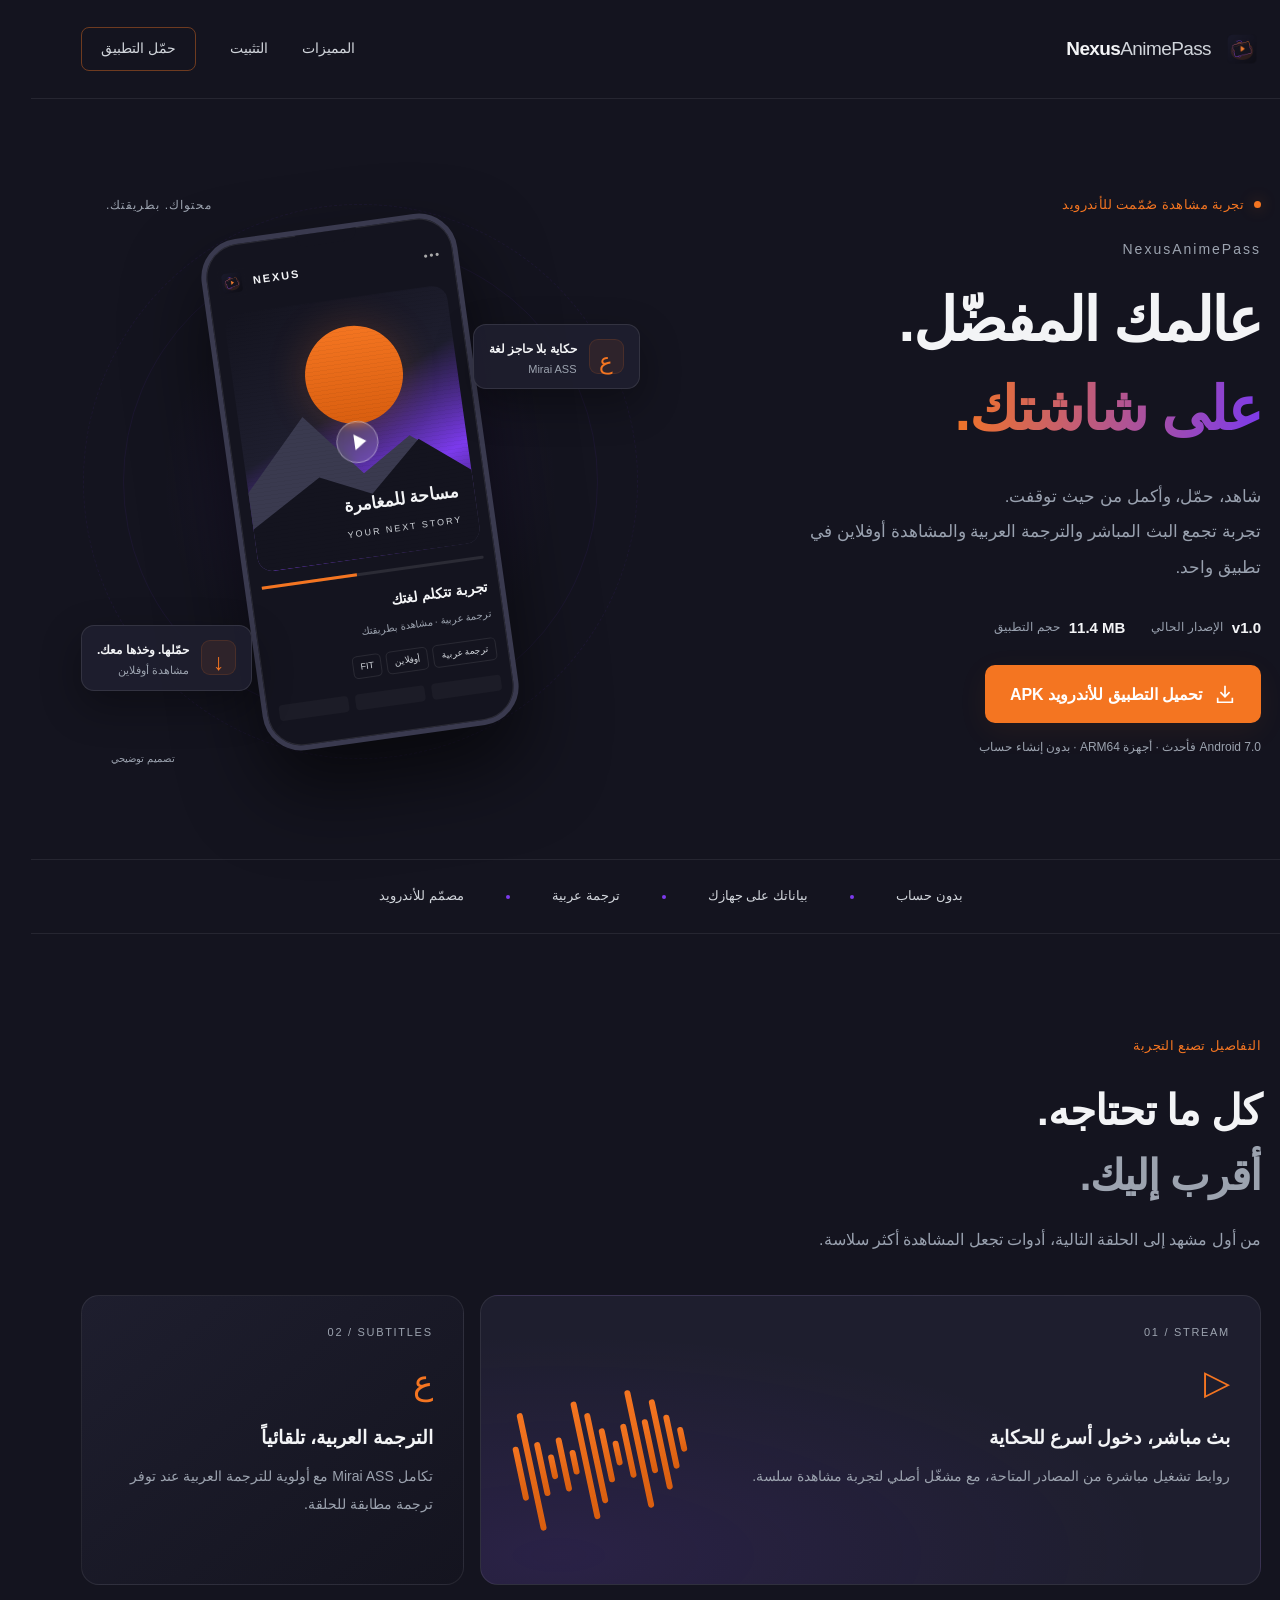
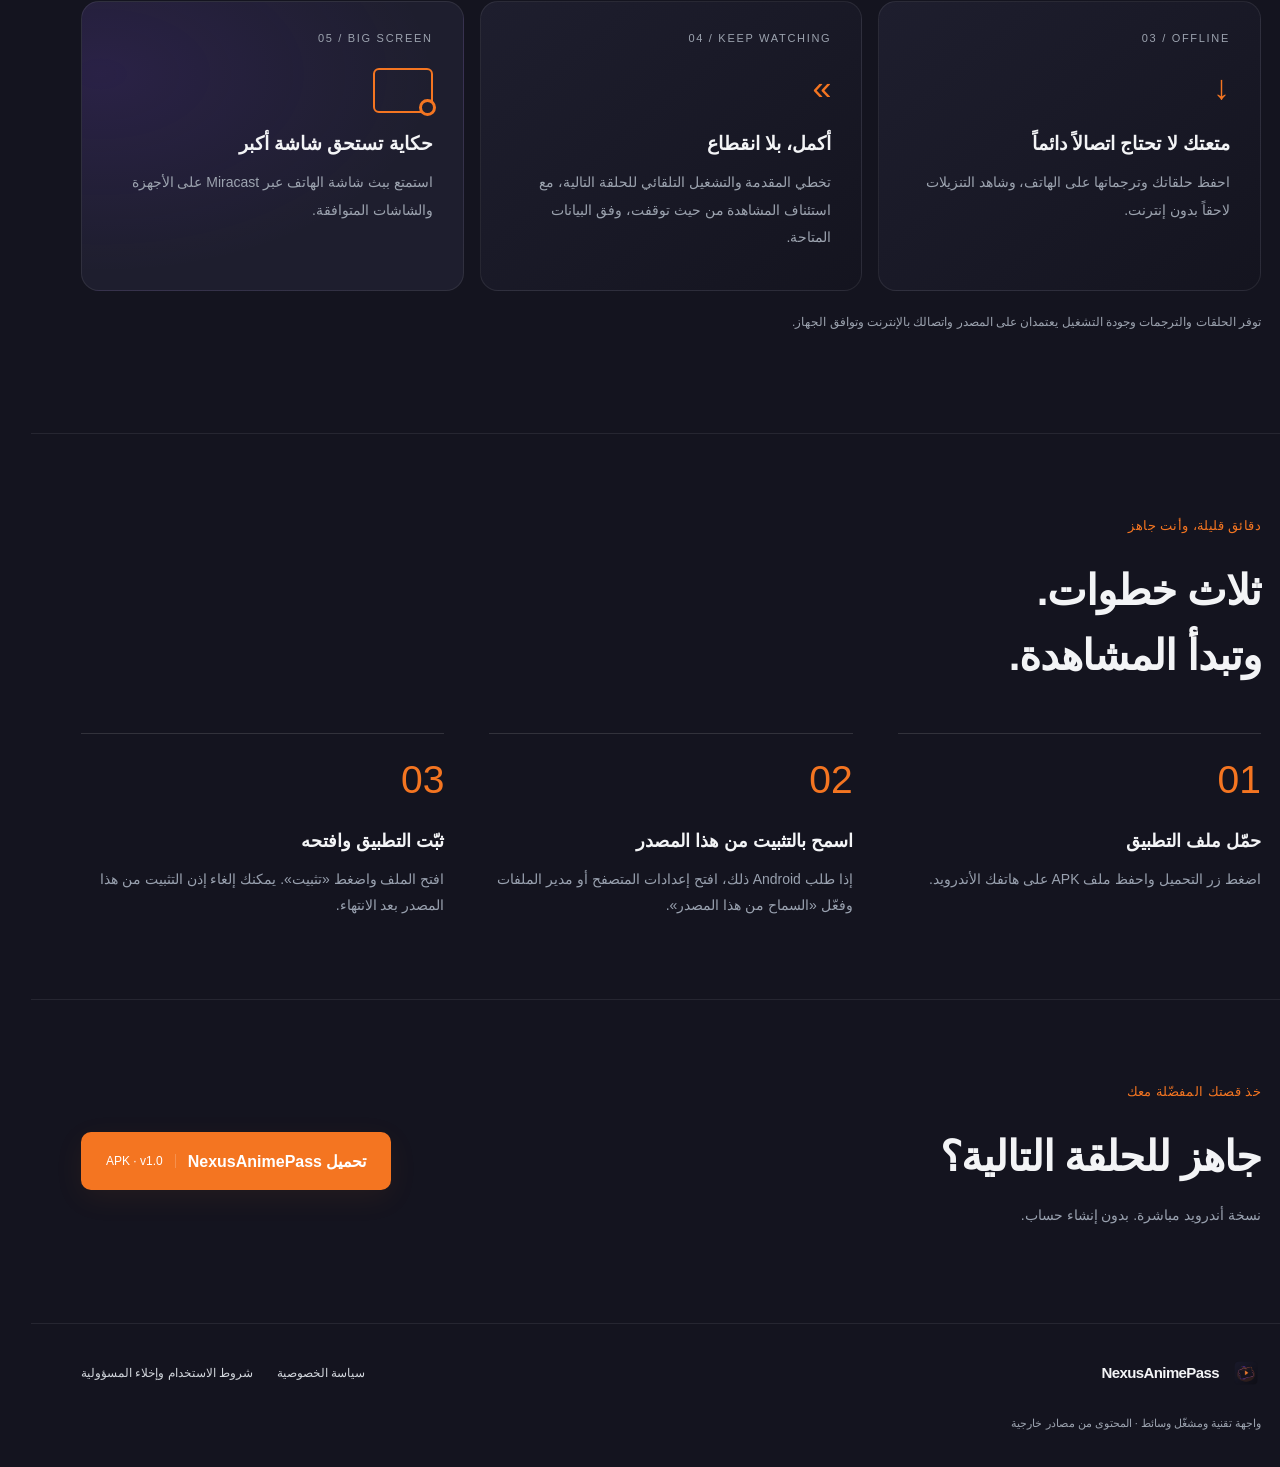
<file: index.html>
<!doctype html>
<html lang="ar" dir="rtl">
<head>
<meta charset="utf-8"><meta name="viewport" content="width=device-width,initial-scale=1">
<meta name="theme-color" content="#14141f"><meta name="description" content="NexusAnimePass — تجربة مشاهدة للأندرويد مع الترجمة العربية والمشاهدة أوفلاين. حمّل الإصدار v1.0.">
<title>NexusAnimePass — عالمك، على شاشتك</title>
<link rel="icon" href="./assets/nexus-icon.png" type="image/png"><link rel="stylesheet" href="./styles.css">
</head>
<body>
<a class="skip" href="#main">انتقل إلى المحتوى</a>
<header class="header"><div class="container nav"><a class="brand" href="./index.html" aria-label="NexusAnimePass الرئيسية"><img src="./assets/nexus-icon.png" width="38" height="38" alt=""><span dir="ltr">Nexus<span class="brand-light">AnimePass</span></span></a><nav aria-label="القائمة الرئيسية"><a href="#features">المميزات</a><a href="#install">التثبيت</a><a class="nav-download" href="./downloads/NexusAnimePass-v1.0-release.apk" download>حمّل التطبيق</a></nav></div></header>
<main id="main">
<section class="hero container" aria-labelledby="hero-title">
<div class="hero-copy"><div class="eyebrow"><span class="status-dot"></span> تجربة مشاهدة صُمّمت للأندرويد</div><p class="product-name" dir="ltr">NexusAnimePass</p><h1 id="hero-title">عالمك المفضّل.<br><span>على شاشتك.</span></h1><p class="hero-description">شاهد، حمّل، وأكمل من حيث توقفت.<br>تجربة تجمع البث المباشر والترجمة العربية والمشاهدة أوفلاين في تطبيق واحد.</p><div class="release-meta"><span><b dir="ltr">v1.0</b> الإصدار الحالي</span><span><b dir="ltr">11.4 MB</b> حجم التطبيق</span></div><a class="button primary" href="./downloads/NexusAnimePass-v1.0-release.apk" download><svg viewBox="0 0 24 24" width="22" height="22" fill="none" stroke="currentColor" stroke-width="1.8" aria-hidden="true"><path d="M12 3v12m-5-5 5 5 5-5M4 16v5h16v-5"/></svg>تحميل التطبيق للأندرويد APK</a><p class="download-note">Android 7.0 فأحدث · أجهزة ARM64 · بدون إنشاء حساب</p></div>
<div class="hero-art" aria-label="تصميم توضيحي لتجربة المشاهدة، وليس لقطة من التطبيق" role="img"><div class="orbit orbit-one"></div><div class="orbit orbit-two"></div><div class="art-caption">محتواك. بطريقتك.</div><div class="phone"><div class="phone-camera"></div><div class="phone-top"><img src="./assets/nexus-icon.png" width="26" height="26" alt=""><span dir="ltr">NEXUS</span><span class="phone-dots">•••</span></div><div class="phone-scene"><div class="scene-sun"></div><div class="scene-mountain mountain-back"></div><div class="scene-mountain mountain-front"></div><div class="scene-grid"></div><div class="scene-label">مساحة للمغامرة</div><div class="play-symbol"></div><span class="scene-tag" dir="ltr">YOUR NEXT STORY</span></div><div class="mock-progress"><span></span></div><div class="phone-text"><strong>تجربة تتكلم لغتك</strong><span>ترجمة عربية · مشاهدة بطريقتك</span></div><div class="mock-pills"><span>ترجمة عربية</span><span>أوفلاين</span><span dir="ltr">FIT</span></div><div class="mock-bottom"><span></span><span></span><span></span></div></div><div class="float-label float-ar"><span class="mini-icon">ع</span><div><strong>حكاية بلا حاجز لغة</strong><small>Mirai ASS</small></div></div><div class="float-label float-offline"><span class="mini-icon">↓</span><div><strong>حمّلها. وخذها معك.</strong><small>مشاهدة أوفلاين</small></div></div><span class="illustration-note">تصميم توضيحي</span></div>
</section>
<div class="benefit-strip"><div class="container"><span>بدون حساب</span><i></i><span>بياناتك على جهازك</span><i></i><span>ترجمة عربية</span><i></i><span>مصمّم للأندرويد</span></div></div>
<section class="section container" id="features" aria-labelledby="features-title"><div class="section-heading"><p class="eyebrow">التفاصيل تصنع التجربة</p><h2 id="features-title">كل ما تحتاجه.<br><span class="muted">أقرب إليك.</span></h2><p>من أول مشهد إلى الحلقة التالية، أدوات تجعل المشاهدة أكثر سلاسة.</p></div><div class="feature-grid">
<article class="feature feature-wide"><span class="feature-number" dir="ltr">01 / STREAM</span><div class="feature-icon">▷</div><h3>بث مباشر، دخول أسرع للحكاية</h3><p>روابط تشغيل مباشرة من المصادر المتاحة، مع مشغّل أصلي لتجربة مشاهدة سلسة.</p><div class="signal-bars" aria-hidden="true"><i></i><i></i><i></i><i></i><i></i><i></i><i></i><i></i><i></i><i></i><i></i><i></i><i></i><i></i><i></i><i></i></div></article>
<article class="feature"><span class="feature-number" dir="ltr">02 / SUBTITLES</span><div class="feature-icon arabic-icon">ع</div><h3>الترجمة العربية، تلقائياً</h3><p>تكامل Mirai ASS مع أولوية للترجمة العربية عند توفر ترجمة مطابقة للحلقة.</p></article>
<article class="feature"><span class="feature-number" dir="ltr">03 / OFFLINE</span><div class="feature-icon">↓</div><h3>متعتك لا تحتاج اتصالاً دائماً</h3><p>احفظ حلقاتك وترجماتها على الهاتف، وشاهد التنزيلات لاحقاً بدون إنترنت.</p></article>
<article class="feature"><span class="feature-number" dir="ltr">04 / KEEP WATCHING</span><div class="feature-icon">»</div><h3>أكمل، بلا انقطاع</h3><p>تخطي المقدمة والتشغيل التلقائي للحلقة التالية، مع استئناف المشاهدة من حيث توقفت، وفق البيانات المتاحة.</p></article>
<article class="feature feature-cast"><span class="feature-number" dir="ltr">05 / BIG SCREEN</span><div class="cast-drawing" aria-hidden="true"><span></span></div><h3>حكاية تستحق شاشة أكبر</h3><p>استمتع ببث شاشة الهاتف عبر Miracast على الأجهزة والشاشات المتوافقة.</p></article>
</div><p class="section-footnote">توفر الحلقات والترجمات وجودة التشغيل يعتمدان على المصدر واتصالك بالإنترنت وتوافق الجهاز.</p></section>
<section class="installation" id="install" aria-labelledby="install-title"><div class="container"><div class="section-heading"><p class="eyebrow">دقائق قليلة، وأنت جاهز</p><h2 id="install-title">ثلاث خطوات.<br>وتبدأ المشاهدة.</h2></div><ol class="steps"><li><span class="step-number">01</span><h3>حمّل ملف التطبيق</h3><p>اضغط زر التحميل واحفظ ملف APK على هاتفك الأندرويد.</p></li><li><span class="step-number">02</span><h3>اسمح بالتثبيت من هذا المصدر</h3><p>إذا طلب Android ذلك، افتح إعدادات المتصفح أو مدير الملفات وفعّل «السماح من هذا المصدر».</p></li><li><span class="step-number">03</span><h3>ثبّت التطبيق وافتحه</h3><p>افتح الملف واضغط «تثبيت». يمكنك إلغاء إذن التثبيت من هذا المصدر بعد الانتهاء.</p></li></ol></div></section>
<section class="container final-cta"><div><p class="eyebrow">خذ قصتك المفضّلة معك</p><h2>جاهز للحلقة التالية؟</h2><p>نسخة أندرويد مباشرة. بدون إنشاء حساب.</p></div><a class="button primary" href="./downloads/NexusAnimePass-v1.0-release.apk" download>تحميل NexusAnimePass <span class="apk-label">APK · v1.0</span></a></section>
</main>
<footer class="footer"><div class="container footer-inner"><a class="brand" href="./index.html"><img src="./assets/nexus-icon.png" width="30" height="30" alt=""><span dir="ltr">NexusAnimePass</span></a><nav aria-label="روابط قانونية"><a href="./privacy.html">سياسة الخصوصية</a><a href="./terms.html">شروط الاستخدام وإخلاء المسؤولية</a></nav><p>واجهة تقنية ومشغّل وسائط · المحتوى من مصادر خارجية</p></div></footer>
</body></html>
</file>
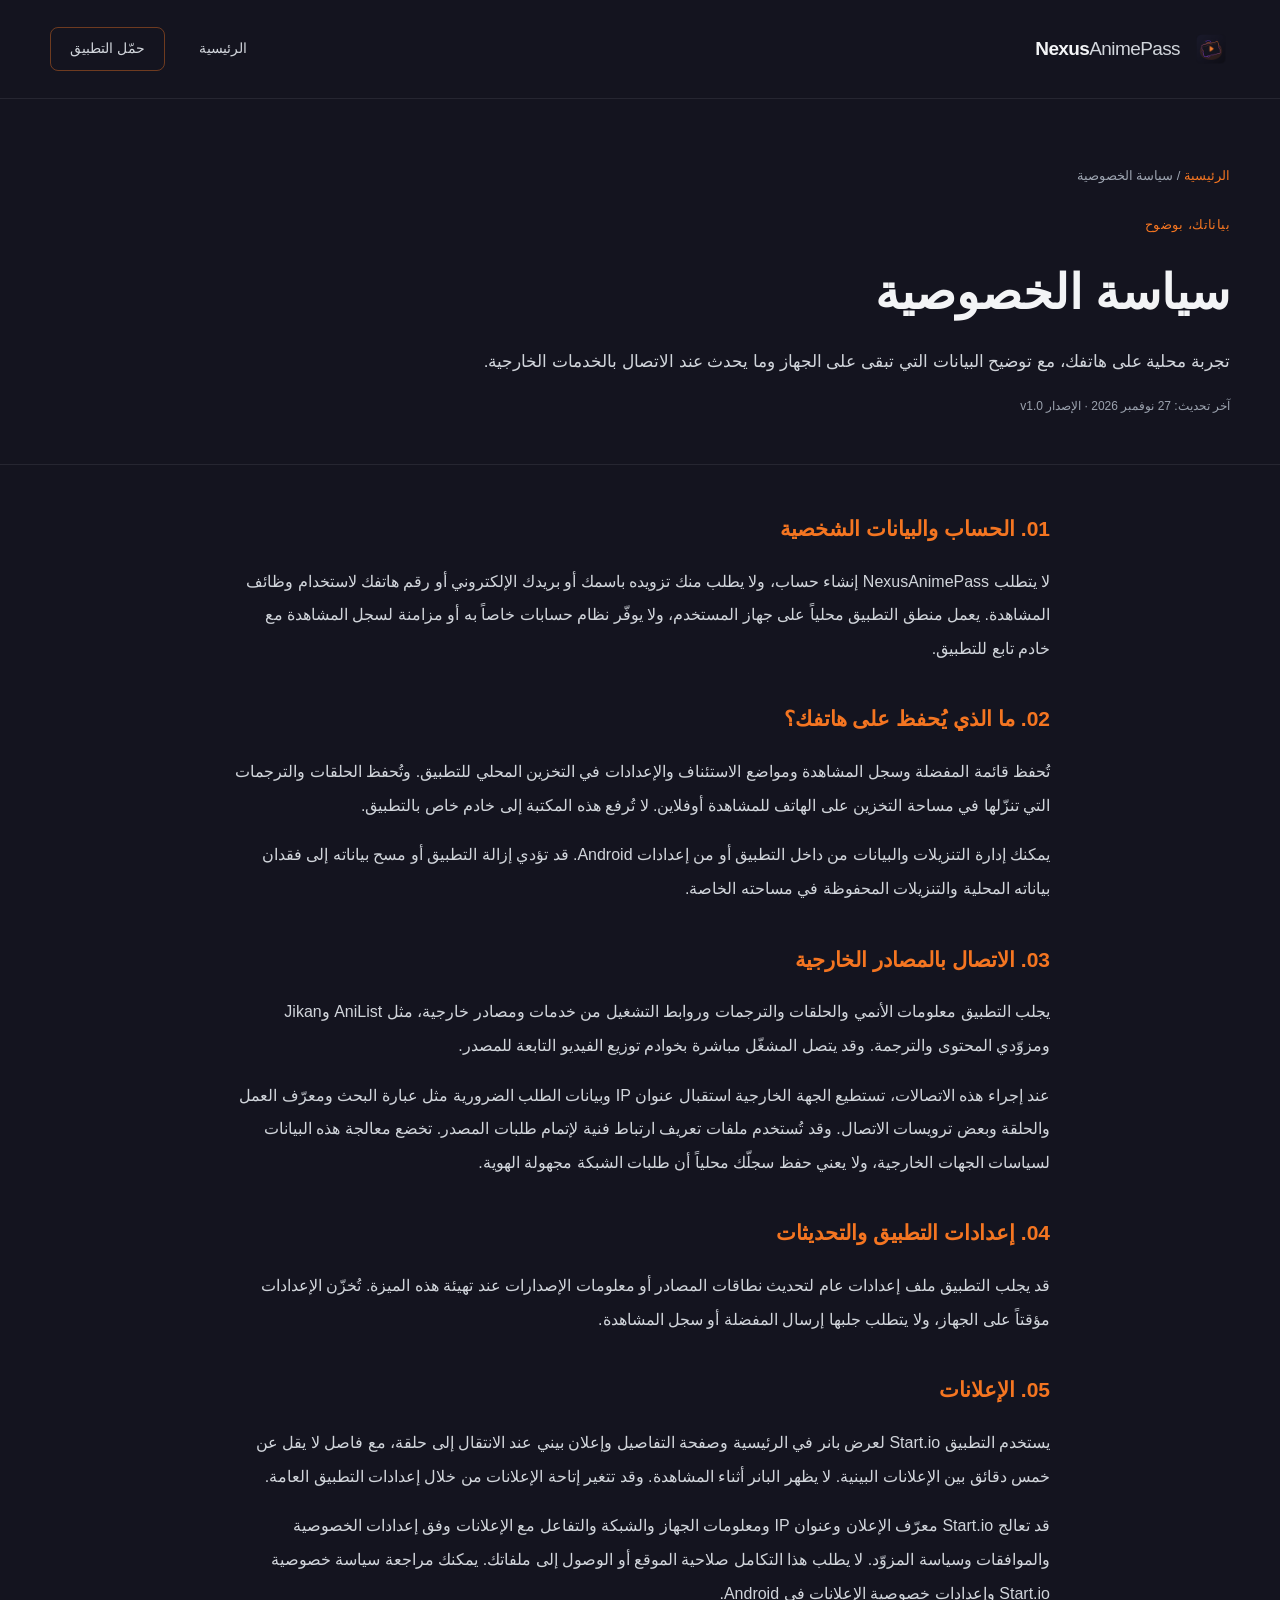
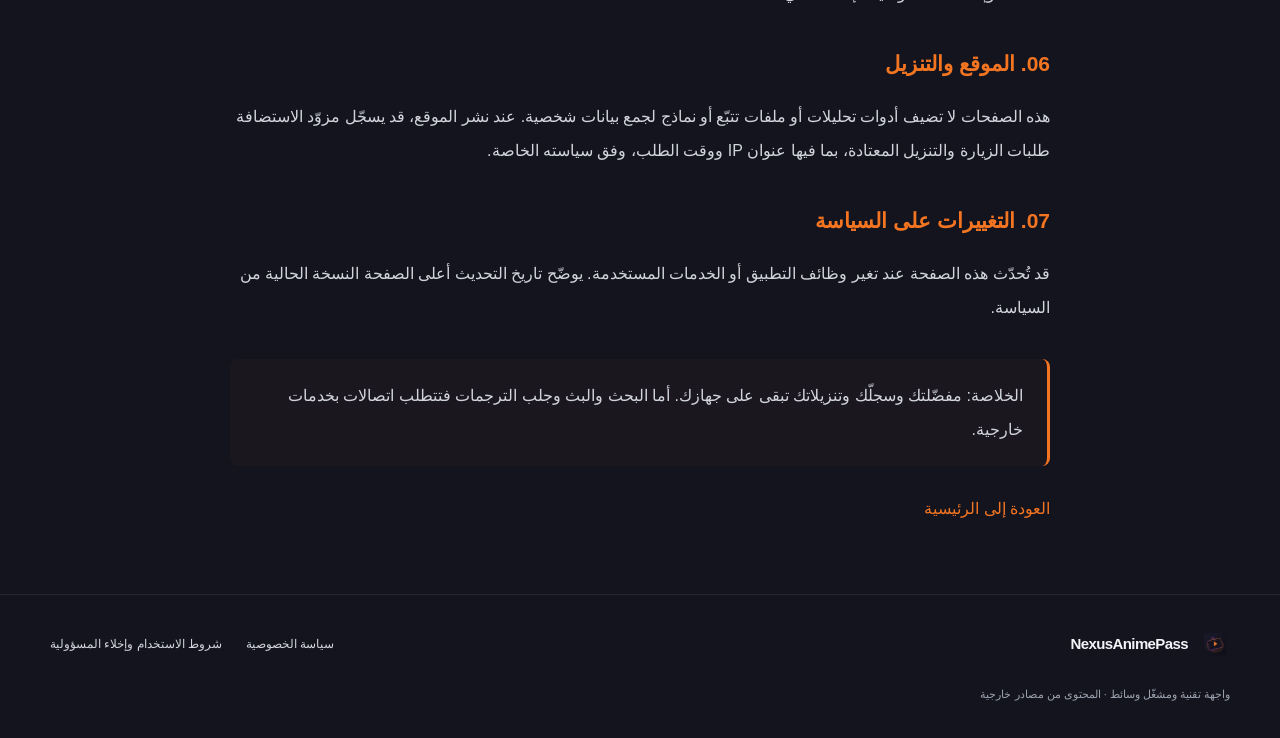
<file: privacy.html>
<!doctype html><html lang="ar" dir="rtl"><head><meta charset="utf-8"><meta name="viewport" content="width=device-width,initial-scale=1"><meta name="theme-color" content="#14141f"><title>سياسة الخصوصية — NexusAnimePass</title><link rel="icon" href="./assets/nexus-icon.png" type="image/png"><link rel="stylesheet" href="./styles.css"></head><body><a class="skip" href="#main">انتقل إلى المحتوى</a><header class="header"><div class="container nav"><a class="brand" href="./index.html"><img src="./assets/nexus-icon.png" width="38" height="38" alt=""><span dir="ltr">Nexus<span class="brand-light">AnimePass</span></span></a><nav aria-label="القائمة الرئيسية"><a href="./index.html">الرئيسية</a><a class="nav-download" href="./downloads/NexusAnimePass-v1.0-release.apk" download>حمّل التطبيق</a></nav></div></header><main id="main"><div class="legal-hero"><div class="container"><div class="breadcrumb"><a href="./index.html">الرئيسية</a> / سياسة الخصوصية</div><p class="eyebrow">بياناتك، بوضوح</p><h1>سياسة الخصوصية</h1><p class="intro">تجربة محلية على هاتفك، مع توضيح البيانات التي تبقى على الجهاز وما يحدث عند الاتصال بالخدمات الخارجية.</p><p class="legal-date">آخر تحديث: 27 نوفمبر 2026 · الإصدار v1.0</p></div></div><div class="container legal-body">
<section><h2>01. الحساب والبيانات الشخصية</h2><p>لا يتطلب NexusAnimePass إنشاء حساب، ولا يطلب منك تزويده باسمك أو بريدك الإلكتروني أو رقم هاتفك لاستخدام وظائف المشاهدة. يعمل منطق التطبيق محلياً على جهاز المستخدم، ولا يوفّر نظام حسابات خاصاً به أو مزامنة لسجل المشاهدة مع خادم تابع للتطبيق.</p></section>
<section><h2>02. ما الذي يُحفظ على هاتفك؟</h2><p>تُحفظ قائمة المفضلة وسجل المشاهدة ومواضع الاستئناف والإعدادات في التخزين المحلي للتطبيق. وتُحفظ الحلقات والترجمات التي تنزّلها في مساحة التخزين على الهاتف للمشاهدة أوفلاين. لا تُرفع هذه المكتبة إلى خادم خاص بالتطبيق.</p><p>يمكنك إدارة التنزيلات والبيانات من داخل التطبيق أو من إعدادات Android. قد تؤدي إزالة التطبيق أو مسح بياناته إلى فقدان بياناته المحلية والتنزيلات المحفوظة في مساحته الخاصة.</p></section>
<section><h2>03. الاتصال بالمصادر الخارجية</h2><p>يجلب التطبيق معلومات الأنمي والحلقات والترجمات وروابط التشغيل من خدمات ومصادر خارجية، مثل AniList وJikan ومزوّدي المحتوى والترجمة. وقد يتصل المشغّل مباشرة بخوادم توزيع الفيديو التابعة للمصدر.</p><p>عند إجراء هذه الاتصالات، تستطيع الجهة الخارجية استقبال عنوان IP وبيانات الطلب الضرورية مثل عبارة البحث ومعرّف العمل والحلقة وبعض ترويسات الاتصال. وقد تُستخدم ملفات تعريف ارتباط فنية لإتمام طلبات المصدر. تخضع معالجة هذه البيانات لسياسات الجهات الخارجية، ولا يعني حفظ سجلّك محلياً أن طلبات الشبكة مجهولة الهوية.</p></section>
<section><h2>04. إعدادات التطبيق والتحديثات</h2><p>قد يجلب التطبيق ملف إعدادات عام لتحديث نطاقات المصادر أو معلومات الإصدارات عند تهيئة هذه الميزة. تُخزّن الإعدادات مؤقتاً على الجهاز، ولا يتطلب جلبها إرسال المفضلة أو سجل المشاهدة.</p></section>
<section><h2>05. الإعلانات</h2><p>يستخدم التطبيق Start.io لعرض بانر في الرئيسية وصفحة التفاصيل وإعلان بيني عند الانتقال إلى حلقة، مع فاصل لا يقل عن خمس دقائق بين الإعلانات البينية. لا يظهر البانر أثناء المشاهدة. وقد تتغير إتاحة الإعلانات من خلال إعدادات التطبيق العامة.</p><p>قد تعالج Start.io معرّف الإعلان وعنوان IP ومعلومات الجهاز والشبكة والتفاعل مع الإعلانات وفق إعدادات الخصوصية والموافقات وسياسة المزوّد. لا يطلب هذا التكامل صلاحية الموقع أو الوصول إلى ملفاتك. يمكنك مراجعة <a href="https://www.start.io/policy/privacy-policy/" target="_blank" rel="noopener noreferrer">سياسة خصوصية Start.io</a> وإعدادات خصوصية الإعلانات في Android.</p></section>
<section><h2>06. الموقع والتنزيل</h2><p>هذه الصفحات لا تضيف أدوات تحليلات أو ملفات تتبّع أو نماذج لجمع بيانات شخصية. عند نشر الموقع، قد يسجّل مزوّد الاستضافة طلبات الزيارة والتنزيل المعتادة، بما فيها عنوان IP ووقت الطلب، وفق سياسته الخاصة.</p></section>
<section><h2>07. التغييرات على السياسة</h2><p>قد تُحدّث هذه الصفحة عند تغير وظائف التطبيق أو الخدمات المستخدمة. يوضّح تاريخ التحديث أعلى الصفحة النسخة الحالية من السياسة.</p></section>
<p class="legal-note">الخلاصة: مفضّلتك وسجلّك وتنزيلاتك تبقى على جهازك. أما البحث والبث وجلب الترجمات فتتطلب اتصالات بخدمات خارجية.</p><a class="legal-back" href="./index.html">العودة إلى الرئيسية</a></div></main><footer class="footer"><div class="container footer-inner"><a class="brand" href="./index.html"><img src="./assets/nexus-icon.png" width="30" height="30" alt=""><span dir="ltr">NexusAnimePass</span></a><nav aria-label="روابط قانونية"><a href="./privacy.html">سياسة الخصوصية</a><a href="./terms.html">شروط الاستخدام وإخلاء المسؤولية</a></nav><p>واجهة تقنية ومشغّل وسائط · المحتوى من مصادر خارجية</p></div></footer></body></html>
</file>
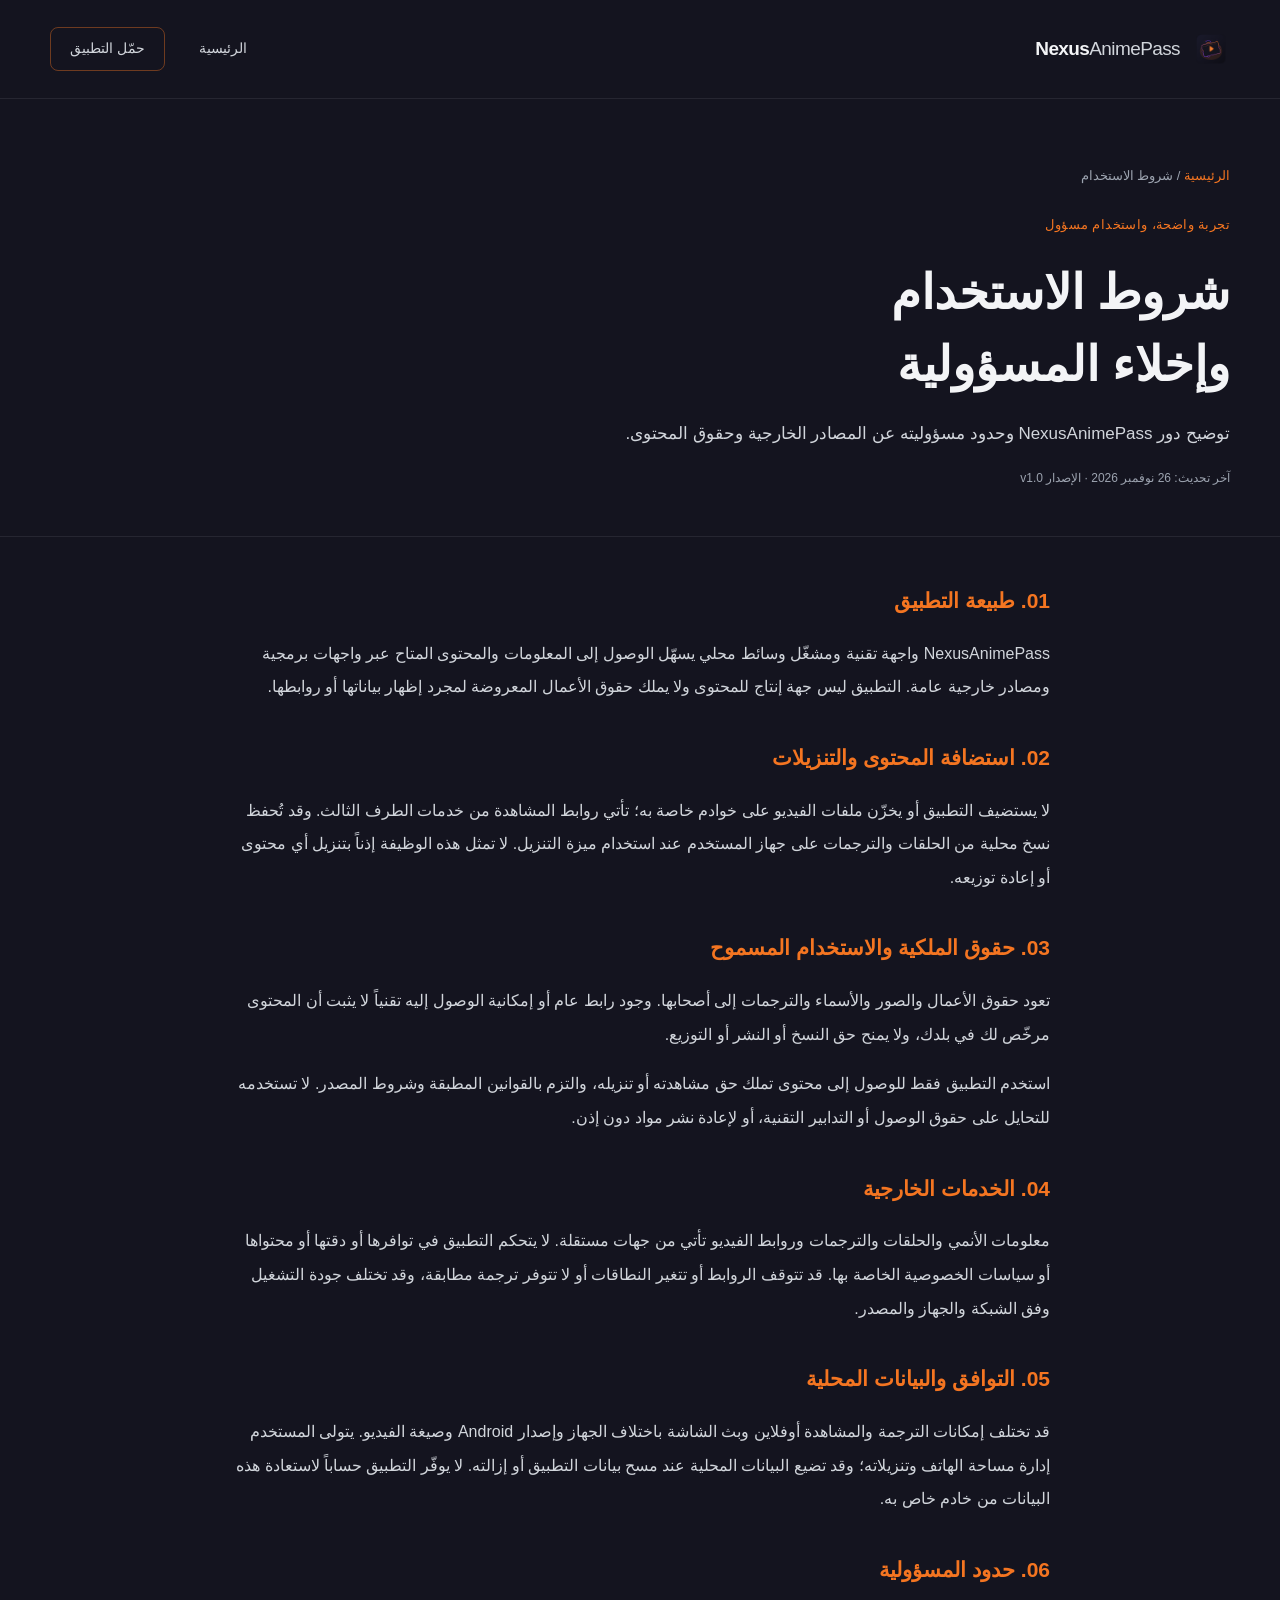
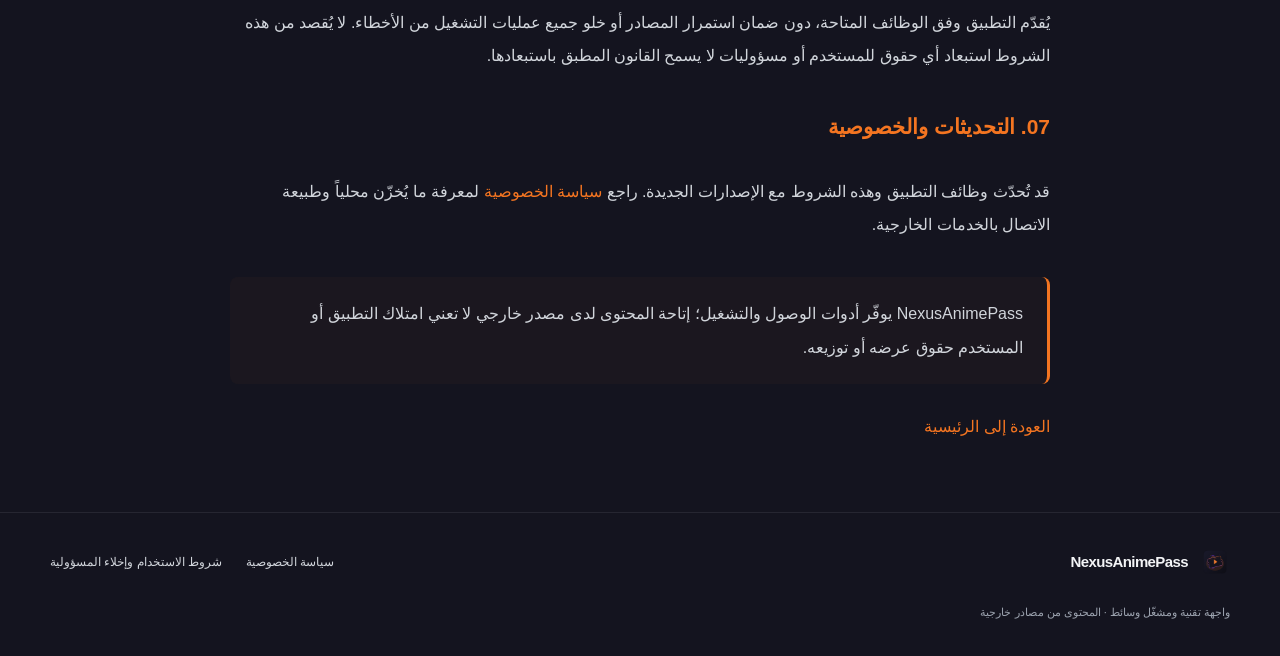
<file: terms.html>
<!doctype html><html lang="ar" dir="rtl"><head><meta charset="utf-8"><meta name="viewport" content="width=device-width,initial-scale=1"><meta name="theme-color" content="#14141f"><title>شروط الاستخدام وإخلاء المسؤولية — NexusAnimePass</title><link rel="icon" href="./assets/nexus-icon.png" type="image/png"><link rel="stylesheet" href="./styles.css"></head><body><a class="skip" href="#main">انتقل إلى المحتوى</a><header class="header"><div class="container nav"><a class="brand" href="./index.html"><img src="./assets/nexus-icon.png" width="38" height="38" alt=""><span dir="ltr">Nexus<span class="brand-light">AnimePass</span></span></a><nav aria-label="القائمة الرئيسية"><a href="./index.html">الرئيسية</a><a class="nav-download" href="./downloads/NexusAnimePass-v1.0-release.apk" download>حمّل التطبيق</a></nav></div></header><main id="main"><div class="legal-hero"><div class="container"><div class="breadcrumb"><a href="./index.html">الرئيسية</a> / شروط الاستخدام</div><p class="eyebrow">تجربة واضحة، واستخدام مسؤول</p><h1>شروط الاستخدام<br>وإخلاء المسؤولية</h1><p class="intro">توضيح دور NexusAnimePass وحدود مسؤوليته عن المصادر الخارجية وحقوق المحتوى.</p><p class="legal-date">آخر تحديث: 26 نوفمبر 2026 · الإصدار v1.0</p></div></div><div class="container legal-body">
<section><h2>01. طبيعة التطبيق</h2><p>NexusAnimePass واجهة تقنية ومشغّل وسائط محلي يسهّل الوصول إلى المعلومات والمحتوى المتاح عبر واجهات برمجية ومصادر خارجية عامة. التطبيق ليس جهة إنتاج للمحتوى ولا يملك حقوق الأعمال المعروضة لمجرد إظهار بياناتها أو روابطها.</p></section>
<section><h2>02. استضافة المحتوى والتنزيلات</h2><p>لا يستضيف التطبيق أو يخزّن ملفات الفيديو على خوادم خاصة به؛ تأتي روابط المشاهدة من خدمات الطرف الثالث. وقد تُحفظ نسخ محلية من الحلقات والترجمات على جهاز المستخدم عند استخدام ميزة التنزيل. لا تمثل هذه الوظيفة إذناً بتنزيل أي محتوى أو إعادة توزيعه.</p></section>
<section><h2>03. حقوق الملكية والاستخدام المسموح</h2><p>تعود حقوق الأعمال والصور والأسماء والترجمات إلى أصحابها. وجود رابط عام أو إمكانية الوصول إليه تقنياً لا يثبت أن المحتوى مرخّص لك في بلدك، ولا يمنح حق النسخ أو النشر أو التوزيع.</p><p>استخدم التطبيق فقط للوصول إلى محتوى تملك حق مشاهدته أو تنزيله، والتزم بالقوانين المطبقة وشروط المصدر. لا تستخدمه للتحايل على حقوق الوصول أو التدابير التقنية، أو لإعادة نشر مواد دون إذن.</p></section>
<section><h2>04. الخدمات الخارجية</h2><p>معلومات الأنمي والحلقات والترجمات وروابط الفيديو تأتي من جهات مستقلة. لا يتحكم التطبيق في توافرها أو دقتها أو محتواها أو سياسات الخصوصية الخاصة بها. قد تتوقف الروابط أو تتغير النطاقات أو لا تتوفر ترجمة مطابقة، وقد تختلف جودة التشغيل وفق الشبكة والجهاز والمصدر.</p></section>
<section><h2>05. التوافق والبيانات المحلية</h2><p>قد تختلف إمكانات الترجمة والمشاهدة أوفلاين وبث الشاشة باختلاف الجهاز وإصدار Android وصيغة الفيديو. يتولى المستخدم إدارة مساحة الهاتف وتنزيلاته؛ وقد تضيع البيانات المحلية عند مسح بيانات التطبيق أو إزالته. لا يوفّر التطبيق حساباً لاستعادة هذه البيانات من خادم خاص به.</p></section>
<section><h2>06. حدود المسؤولية</h2><p>يُقدّم التطبيق وفق الوظائف المتاحة، دون ضمان استمرار المصادر أو خلو جميع عمليات التشغيل من الأخطاء. لا يُقصد من هذه الشروط استبعاد أي حقوق للمستخدم أو مسؤوليات لا يسمح القانون المطبق باستبعادها.</p></section>
<section><h2>07. التحديثات والخصوصية</h2><p>قد تُحدّث وظائف التطبيق وهذه الشروط مع الإصدارات الجديدة. راجع <a class="legal-back" href="./privacy.html">سياسة الخصوصية</a> لمعرفة ما يُخزّن محلياً وطبيعة الاتصال بالخدمات الخارجية.</p></section>
<p class="legal-note">NexusAnimePass يوفّر أدوات الوصول والتشغيل؛ إتاحة المحتوى لدى مصدر خارجي لا تعني امتلاك التطبيق أو المستخدم حقوق عرضه أو توزيعه.</p><a class="legal-back" href="./index.html">العودة إلى الرئيسية</a></div></main><footer class="footer"><div class="container footer-inner"><a class="brand" href="./index.html"><img src="./assets/nexus-icon.png" width="30" height="30" alt=""><span dir="ltr">NexusAnimePass</span></a><nav aria-label="روابط قانونية"><a href="./privacy.html">سياسة الخصوصية</a><a href="./terms.html">شروط الاستخدام وإخلاء المسؤولية</a></nav><p>واجهة تقنية ومشغّل وسائط · المحتوى من مصادر خارجية</p></div></footer></body></html>
</file>
<file: styles.css>
:root{color-scheme:dark;--bg:#14141f;--panel:#1e1e2e;--ink:#f3f4f6;--ink:oklch(96.7% 0.003 264.542);--muted:#9ca3af;--muted:oklch(70.7% 0.022 261.325);--primary:#f47521;--primary-dark:#d95e0f;--accent:#7c3aed;--line:#ffffff14}*{box-sizing:border-box}html{scroll-behavior:smooth;scroll-padding-top:30px}body{margin:0;background:var(--bg);color:var(--ink);font-family:"Cairo",Tahoma,"Segoe UI",Arial,sans-serif;font-size:16px;line-height:1.85}a{color:inherit;text-decoration:none}a:focus-visible{outline:3px solid var(--primary);outline-offset:6px}img{max-width:100%;display:block}.container{width:min(1180px,calc(100% - 64px));margin-inline:auto}.skip{position:absolute;top:-80px;right:20px;background:var(--primary);color:#14141f;padding:10px 20px;z-index:20}.skip:focus{top:12px}.header{border-bottom:1px solid var(--line)}.nav{min-height:98px;display:flex;align-items:center;justify-content:space-between;gap:30px}.brand{display:inline-flex;align-items:center;gap:12px;font-family:"Segoe UI",Arial,sans-serif;font-weight:750;font-size:19px;letter-spacing:-.6px}.brand-light{font-weight:400;color:#d1d5db}.nav nav{display:flex;align-items:center;gap:34px;font-size:14px;color:#d1d5db}.nav nav a:hover,.footer a:hover{color:var(--primary)}.nav-download{border:1px solid #f4752166;padding:8px 19px;border-radius:8px}.hero{display:grid;grid-template-columns:1.05fr 1fr;align-items:center;gap:35px;min-height:760px;padding-block:70px 65px}.eyebrow{font-size:13px;color:var(--primary);letter-spacing:.4px;margin:0 0 20px;display:flex;align-items:center;gap:10px}.status-dot{width:7px;height:7px;border-radius:50%;background:var(--primary);box-shadow:0 0 15px #f4752166}.product-name{font-family:"Segoe UI",sans-serif;letter-spacing:2px;text-align:right;font-size:14px;color:#9ca3af;margin:0 0 14px}.hero h1{font-size:clamp(42px,4.7vw,66px);line-height:1.48;letter-spacing:-2px;margin:0 0 24px;font-weight:800}.hero h1 span{background:linear-gradient(100deg,#f47521,#7c3aed);background-clip:text;-webkit-background-clip:text;color:transparent}.hero-description{color:var(--muted);font-size:17px;line-height:2.1;max-width:480px;margin:0 0 28px}.release-meta{display:flex;gap:26px;color:var(--muted);font-size:12px;margin-bottom:24px}.release-meta span{display:flex;gap:9px;align-items:center}.release-meta b{color:var(--ink);font-size:15px;font-family:"Segoe UI",sans-serif}.button{display:inline-flex;justify-content:center;align-items:center;gap:12px;min-height:58px;padding:14px 25px;border-radius:10px;font-weight:700;font-size:16px;transition:transform .2s,background .2s}.primary{background:var(--primary);color:#ffffff;box-shadow:0 8px 30px #f4752112}.primary:hover{transform:translateY(-3px);background:var(--primary-dark)}.download-note{font-size:12px;color:#9ca3af;margin-top:13px}.hero-art{height:585px;position:relative;display:grid;place-items:center;isolation:isolate}.hero-art:before{content:"";position:absolute;width:410px;height:410px;background:radial-gradient(ellipse,#7c3aed23,transparent 68%);z-index:-1}.orbit{border:1px solid #7c3aed13;position:absolute;border-radius:50%;z-index:-1}.orbit-one{width:475px;height:475px}.orbit-two{width:555px;height:555px;border-style:dashed;transform:rotate(-22deg)}.art-caption{position:absolute;top:5px;left:25px;font-size:12px;letter-spacing:1px;color:#9ca3af}.phone{width:258px;height:516px;border:5px solid #3a3a4f;border-radius:39px;background:#14141f;box-shadow:0 40px 80px #0009,inset 0 0 0 1px #ffffff19;transform:rotate(-8deg);padding:25px 12px 15px;position:relative;overflow:hidden;direction:ltr}.phone-camera{width:61px;height:12px;background:#14141f;border-radius:0 0 10px 10px;position:absolute;left:94px;top:0}.phone-top{display:flex;align-items:center;gap:8px;font:700 11px "Segoe UI",sans-serif;letter-spacing:2px;padding-bottom:18px}.phone-dots{margin-left:auto;color:#aaa;letter-spacing:2px}.phone-scene{height:260px;border-radius:15px;background:linear-gradient(155deg,#14141f,#1e1e2e 43%,#7c3aed 72%,#14141f);overflow:hidden;position:relative}.scene-sun{position:absolute;width:98px;height:98px;border-radius:50%;left:72px;top:28px;background:linear-gradient(#f47521,#d95e0f);box-shadow:0 0 40px #f4752133}.scene-mountain{position:absolute;clip-path:polygon(0 100%,0 64%,30% 10%,49% 49%,67% 30%,100% 74%,100% 100%);bottom:0;width:280px;height:165px;left:-20px;background:#3a3a4f}.mountain-front{height:123px;background:#14141f;transform:scaleX(-1)}.scene-grid{position:absolute;inset:0;background:repeating-linear-gradient(0deg,transparent 0 3px,#0000000a 3px 4px)}.scene-label{position:absolute;bottom:38px;right:16px;font-size:17px;font-weight:bold}.scene-tag{position:absolute;bottom:20px;right:16px;font:9px "Segoe UI",sans-serif;letter-spacing:2px;color:#d1d5db}.play-symbol{position:absolute;left:94px;top:123px;width:42px;height:42px;border-radius:50%;background:#fff2;backdrop-filter:blur(5px);border:1px solid #ffffff66}.play-symbol:after{content:"";position:absolute;left:17px;top:12px;border-left:12px solid white;border-top:8px solid transparent;border-bottom:8px solid transparent}.mock-progress{height:3px;background:#ffffff19;margin-top:14px;border-radius:5px}.mock-progress span{display:block;height:100%;width:43%;background:var(--primary)}.phone-text{direction:rtl;display:flex;flex-direction:column;margin-top:16px}.phone-text strong{font-size:14px}.phone-text span{font-size:10px;color:#9ca3af;margin-top:5px}.mock-pills{display:flex;direction:rtl;gap:5px;margin-top:14px}.mock-pills span{border:1px solid #ffffff17;border-radius:5px;font-size:9px;padding:2px 7px;color:#d1d5db}.mock-bottom{display:flex;gap:7px;margin-top:15px}.mock-bottom span{height:16px;flex:1;border-radius:4px;background:#ffffff09}.float-label{position:absolute;border:1px solid #ffffff19;background:#1e1e2eef;box-shadow:0 15px 40px #0005;padding:13px 15px;border-radius:13px;display:flex;align-items:center;gap:12px}.float-label strong{font-size:12px;display:block;white-space:nowrap}.float-label small{font:11px "Segoe UI",Tahoma,sans-serif;color:#9ca3af;display:block;margin-top:3px}.mini-icon{color:var(--primary);background:#f4752114;border:1px solid #f4752122;border-radius:9px;width:35px;height:35px;display:grid;place-items:center;font-size:23px}.float-ar{top:135px;right:0}.float-offline{bottom:83px;left:0}.illustration-note{position:absolute;bottom:6px;left:30px;font-size:10px;color:#9ca3af}.benefit-strip{border-block:1px solid var(--line);background:#14141f}.benefit-strip .container{display:flex;align-items:center;justify-content:center;gap:42px;min-height:73px;font-size:13px;color:#d1d5db}.benefit-strip i{height:4px;width:4px;background:#7c3aed;border-radius:50%}.section{padding-block:100px}.section-heading{margin-bottom:40px}.section-heading h2,.final-cta h2{font-size:clamp(29px,3.3vw,42px);line-height:1.55;letter-spacing:-1px;margin:0 0 17px}.section-heading>p:last-child{color:var(--muted);max-width:480px}.muted{color:#9ca3af}.feature-grid{display:grid;grid-template-columns:repeat(3,1fr);gap:16px}.feature{border:1px solid var(--line);border-radius:18px;background:linear-gradient(140deg,#1e1e2e,#14141f);padding:30px;min-height:290px;overflow:hidden;position:relative}.feature-wide{grid-column:span 2;padding-inline-end:34%;background:radial-gradient(ellipse at 10% 90%,#7c3aed20,transparent 60%),#1e1e2e}.feature-number{display:block;text-align:right;font:11px "Segoe UI",sans-serif;letter-spacing:1.7px;color:#9ca3af;margin-bottom:24px}.feature-icon{font:34px "Segoe UI",sans-serif;color:var(--primary);height:45px}.arabic-icon{font-family:Tahoma,sans-serif}.feature h3{font-size:19px;line-height:1.6;margin:16px 0 10px}.feature p{font-size:14px;color:#9ca3af;line-height:1.95;margin:0}.signal-bars{position:absolute;left:35px;bottom:65px;display:flex;align-items:center;gap:5px;height:125px;transform:rotate(-12deg)}.signal-bars i{display:block;width:6px;border-radius:10px;height:25px;background:linear-gradient(#f47521,#d95e0f)}.signal-bars i:nth-child(3n){height:92px}.signal-bars i:nth-child(2n){height:55px}.signal-bars i:nth-child(5n){height:120px}.feature-cast{background:radial-gradient(ellipse at 5% 25%,#7c3aed20,transparent 65%),#1e1e2e}.cast-drawing{height:45px;width:60px;border:2px solid #f47521;border-radius:6px;position:relative;margin-top:5px}.cast-drawing span{position:absolute;width:17px;height:17px;border:3px solid #f47521;border-radius:50%;bottom:-5px;right:-5px;background:#1e1e2e}.section-footnote{font-size:12px;color:#9ca3af;margin:20px 0 0}.installation{background:#14141f;border-block:1px solid var(--line);padding-block:80px}.steps{list-style:none;display:grid;grid-template-columns:repeat(3,1fr);gap:45px;padding:0;margin:45px 0 0;counter-reset:none}.steps li{border-top:1px solid #ffffff20;padding-top:24px}.step-number{font:300 39px "Segoe UI",sans-serif;color:#f47521}.steps h3{font-size:18px;margin:22px 0 9px}.steps p{font-size:14px;color:var(--muted);margin:0}.final-cta{padding-block:80px;display:flex;align-items:center;justify-content:space-between;gap:35px}.final-cta h2{margin-bottom:9px}.final-cta p:last-child{color:var(--muted);font-size:14px}.apk-label{border-right:1px solid #ffffff33;padding-right:12px;font:12px "Segoe UI",sans-serif;direction:ltr}.footer{border-top:1px solid var(--line);padding:34px 0}.footer-inner{display:flex;align-items:center;gap:25px;flex-wrap:wrap;justify-content:space-between}.footer .brand{font-size:15px}.footer nav{display:flex;gap:24px;font-size:12px;color:#d1d5db}.footer p{width:100%;font-size:11px;color:#9ca3af;margin:0}.legal-hero{padding:65px 0 35px;border-bottom:1px solid var(--line)}.breadcrumb{font-size:13px;color:#9ca3af;margin-bottom:25px}.breadcrumb a{color:var(--primary)}.legal-hero h1{font-size:clamp(30px,4vw,48px);line-height:1.5;margin:0 0 15px}.legal-hero .intro{max-width:760px;color:#d1d5db;font-size:17px}.legal-date{font-size:12px;color:#9ca3af}.legal-body{max-width:820px;padding-block:45px 70px}.legal-body section{margin-bottom:35px}.legal-body h2{font-size:21px;color:#f47521;margin:0 0 12px}.legal-body p,.legal-body li{color:#d1d5db;line-height:2.1}.legal-body ul{padding-inline-start:24px}.legal-note{border-right:3px solid var(--primary);background:#f4752108;border-radius:8px;padding:20px 24px;color:#d1d5db!important}.legal-back{color:var(--primary);display:inline-block;margin-top:12px}@media(min-width:1500px){.hero{min-height:800px}}@media(max-width:1050px){.container{width:calc(100% - 48px)}.hero{gap:15px}.hero-art{transform:scale(.88);transform-origin:center;width:100%}.float-ar{right:-25px}.float-offline{left:-20px}.feature{padding:24px}.feature-wide{padding-inline-end:29%}.signal-bars{left:20px;gap:3px}.signal-bars i{width:5px}}@media(max-width:780px){.nav{min-height:82px;gap:18px}.nav nav{gap:17px}.brand{font-size:16px;gap:9px}.brand img{width:32px;height:32px}.hero{grid-template-columns:1fr;padding-top:50px;padding-bottom:25px;gap:15px;min-height:0}.hero-copy{max-width:560px}.hero h1{font-size:52px}.hero-art{height:540px;max-width:470px;margin:auto;transform:scale(.95)}.float-ar{right:0}.float-offline{left:0}.benefit-strip .container{gap:20px;font-size:12px;flex-wrap:wrap;padding-block:15px}.feature-grid{grid-template-columns:repeat(2,1fr)}.feature-wide{padding-inline-end:35%}.feature-cast{grid-column:span 2}.steps{gap:25px}.section{padding-block:65px}.final-cta{align-items:flex-start;flex-direction:column;padding-block:60px}.installation{padding-block:60px}.footer-inner{gap:20px}}@media(max-width:480px){.container{width:calc(100% - 36px)}.nav{flex-wrap:wrap;justify-content:center;gap:14px;padding-block:18px}.nav nav{width:100%;justify-content:center;gap:24px}.nav-download{padding:4px 12px}.hero h1{font-size:43px;letter-spacing:-1px}.hero-description{font-size:16px}.hero .button{width:100%;font-size:14px;padding-inline:12px}.hero .download-note{font-size:11px}.release-meta{gap:19px}.hero-art{height:460px;transform:none;max-width:100%;overflow:clip}.phone{transform:rotate(-6deg) scale(.82)}.orbit-one{width:310px;height:310px}.orbit-two{width:365px;height:365px}.float-label{padding:9px;gap:7px;z-index:1}.float-label strong{font-size:10px}.float-label small{font-size:9px}.float-ar{top:100px;right:0}.float-offline{bottom:50px;left:0}.mini-icon{width:28px;height:28px;font-size:19px}.art-caption{top:0;left:10px}.illustration-note{bottom:0;left:12px}.benefit-strip .container{gap:12px}.benefit-strip i:nth-of-type(2){display:none}.benefit-strip span{width:40%;text-align:center}.feature-grid{grid-template-columns:1fr}.feature-wide,.feature-cast{grid-column:auto}.feature-wide{padding-inline-end:24px;padding-bottom:135px}.signal-bars{bottom:22px;left:30px;height:90px;transform:rotate(0)}.signal-bars i:nth-child(5n){height:75px}.signal-bars i:nth-child(3n){height:55px}.feature{min-height:260px}.steps{grid-template-columns:1fr;gap:28px}.steps li{position:relative;padding-inline-start:55px;padding-top:20px}.step-number{position:absolute;right:0;top:20px;font-size:30px}.steps h3{margin-top:3px}.footer nav{flex-direction:column;gap:6px}.final-cta .button{width:100%;font-size:14px}.legal-hero{padding-top:40px}.legal-hero .intro{font-size:16px}.legal-body{padding-top:30px}.legal-body h2{font-size:19px}.legal-body p,.legal-body li{font-size:15px}.legal-note{padding:17px}}@media(prefers-reduced-motion:reduce){html{scroll-behavior:auto}*,*:before,*:after{transition:none!important}}
</file>
